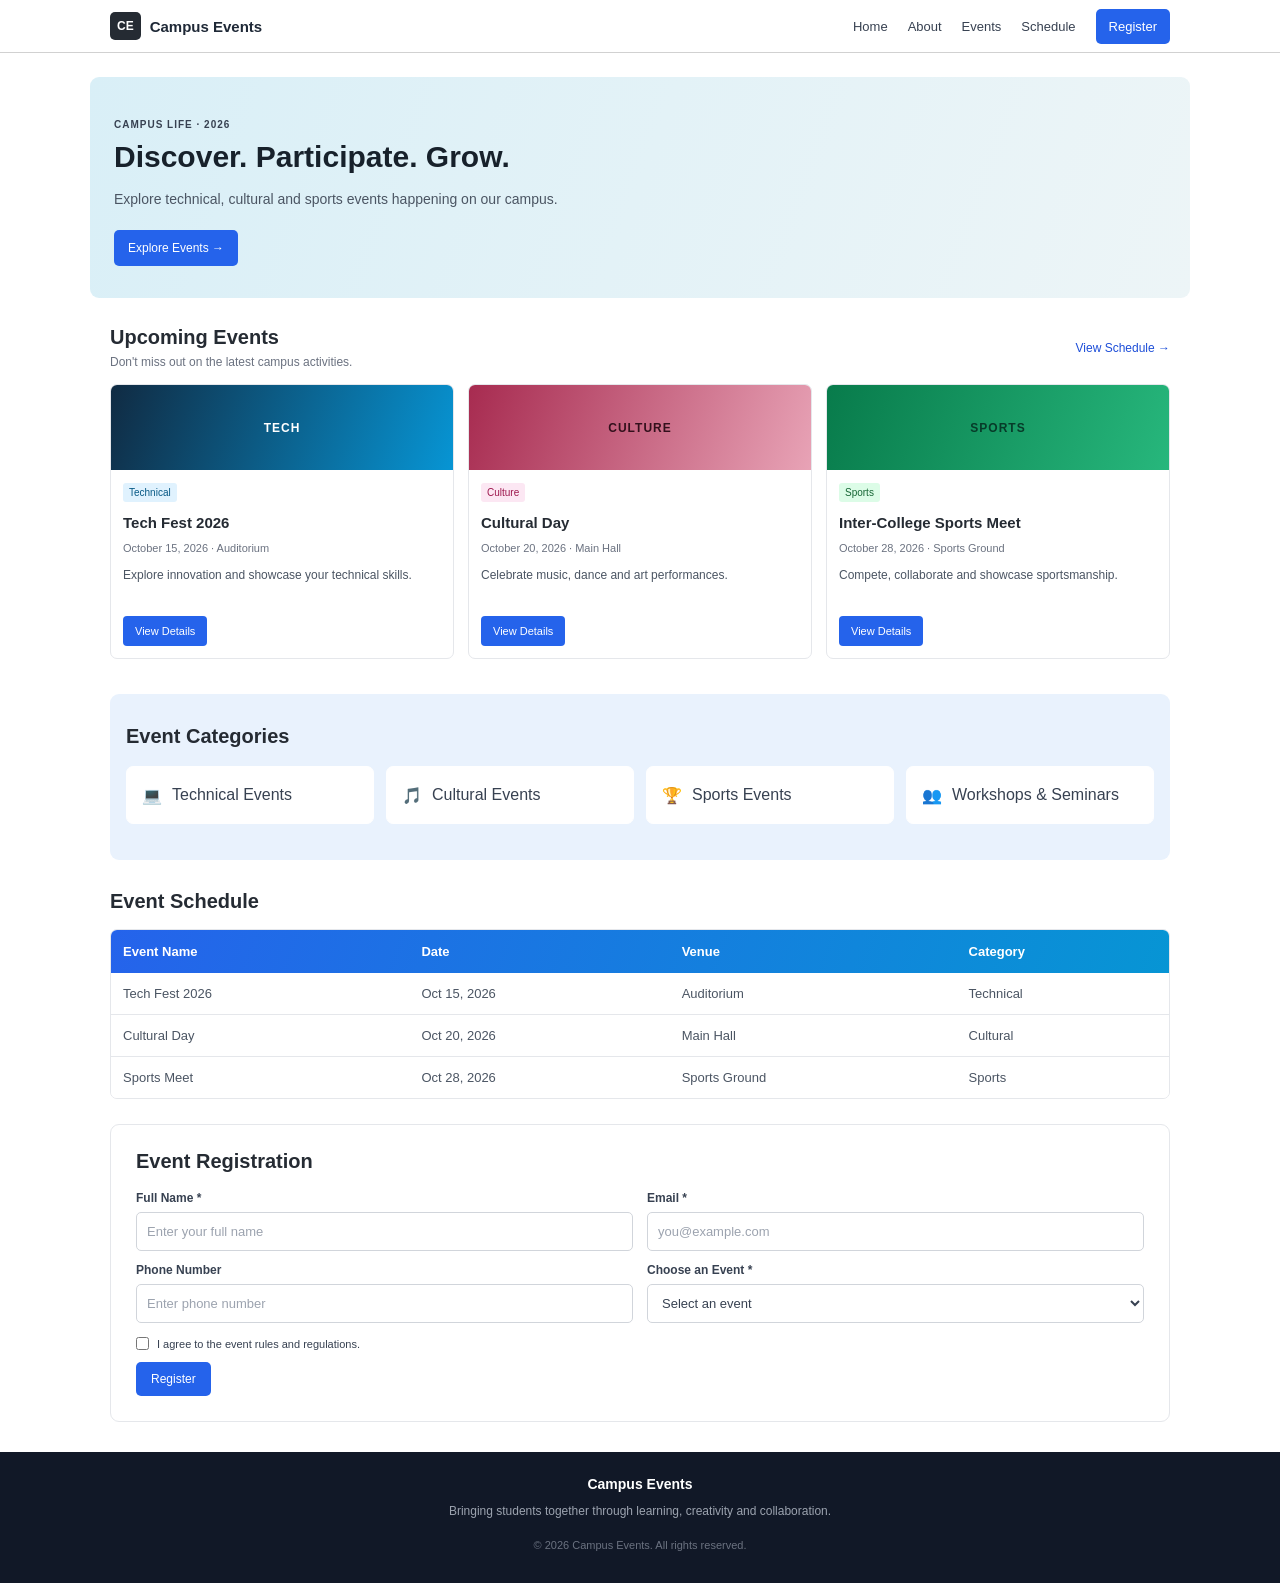
<file: Task-1/practice.html>
<!DOCTYPE html>
<html lang="en">
<head>
    <meta charset="UTF-8">
    <meta name="viewport" content="width=device-width, initial-scale=1.0">

    <title>Campus Events</title>

    <link rel="stylesheet" href="practice.css">
    <link rel="icon" type="image/png" href="graduation-cap.png">
</head>

<body>

    <!-- Navigation Bar -->
    <header>
        <nav class="navbar">

            <div class="logo">
                <span class="logo-box">CE</span>
                <span>Campus Events</span>
            </div>

            <ul class="nav-links">
                <li><a href="#home">Home</a></li>
                <li><a href="#about">About</a></li>
                <li><a href="#events">Events</a></li>
                <li><a href="#schedule">Schedule</a></li>
                <li><a href="#register" class="register-btn">Register</a></li>
            </ul>

        </nav>
    </header>


    <!-- Hero Section -->
    <section class="hero" id="home">

        <p class="subtitle">CAMPUS LIFE · 2026</p>

        <h1>Discover. Participate. Grow.</h1>

        <p class="hero-text">
            Explore technical, cultural and sports events happening on our campus.
        </p>

        <a href="#events" class="primary-btn">Explore Events →</a>

    </section>


    <!-- Main Content -->
    <main class="events-section">

        <!-- Upcoming Events -->
        <section id="events">

            <div class="section-header">

                <div>
                    <h2>Upcoming Events</h2>
                    <p>Don't miss out on the latest campus activities.</p>
                </div>

                <a href="#schedule" class="schedule-link">
                    View Schedule →
                </a>

            </div>


            <!-- Event Cards -->
            <div class="events-container">

                <!-- Technical Event -->
                <div class="event-card">

                    <div class="event-banner tech-banner">
                        <span>TECH</span>
                    </div>

                    <div class="event-content">

                        <span class="event-tag tech-tag">Technical</span>

                        <h3>Tech Fest 2026</h3>

                        <p class="event-info">
                            October 15, 2026 · Auditorium
                        </p>

                        <p class="event-description">
                            Explore innovation and showcase your technical skills.
                        </p>

                        <a href="#register" class="card-btn">View Details</a>

                    </div>
                </div>


                <!-- Cultural Event -->
                <div class="event-card">

                    <div class="event-banner culture-banner">
                        <span>CULTURE</span>
                    </div>

                    <div class="event-content">

                        <span class="event-tag culture-tag">Culture</span>

                        <h3>Cultural Day</h3>

                        <p class="event-info">
                            October 20, 2026 · Main Hall
                        </p>

                        <p class="event-description">
                            Celebrate music, dance and art performances.
                        </p>

                        <a href="#register" class="card-btn">View Details</a>

                    </div>
                </div>


                <!-- Sports Event -->
                <div class="event-card">

                    <div class="event-banner sports-banner">
                        <span>SPORTS</span>
                    </div>

                    <div class="event-content">

                        <span class="event-tag sports-tag">Sports</span>

                        <h3>Inter-College Sports Meet</h3>

                        <p class="event-info">
                            October 28, 2026 · Sports Ground
                        </p>

                        <p class="event-description">
                            Compete, collaborate and showcase sportsmanship.
                        </p>

                        <a href="#register" class="card-btn">View Details</a>

                    </div>
                </div>

            </div>

        </section>

        <!-- Event Categories -->
         <section class="heros">
        <section class="categories-section" id="about">

            <div class="section-header">
                <h2>Event Categories</h2>
            </div>

            <div class="categories-container">

                <div class="category-card">
                    <span>💻</span>
                    <p>Technical Events</p>
                </div>

                <div class="category-card">
                    <span>🎵</span>
                    <p>Cultural Events</p>
                </div>

                <div class="category-card">
                    <span>🏆</span>
                    <p>Sports Events</p>
                </div>

                <div class="category-card">
                    <span>👥</span>
                    <p>Workshops &amp; Seminars</p>
                </div>

            </div>

        </section>
        </section>

        <!-- Event Schedule -->
        <section class="schedule-section" id="schedule">

            <div class="section-header">
                <h2>Event Schedule</h2>
            </div>

            <div class="table-container">

                <table>

                    <thead>
                        <tr>
                            <th>Event Name</th>
                            <th>Date</th>
                            <th>Venue</th>
                            <th>Category</th>
                        </tr>
                    </thead>

                    <tbody>

                        <tr>
                            <td>Tech Fest 2026</td>
                            <td>Oct 15, 2026</td>
                            <td>Auditorium</td>
                            <td>Technical</td>
                        </tr>

                        <tr>
                            <td>Cultural Day</td>
                            <td>Oct 20, 2026</td>
                            <td>Main Hall</td>
                            <td>Cultural</td>
                        </tr>

                        <tr>
                            <td>Sports Meet</td>
                            <td>Oct 28, 2026</td>
                            <td>Sports Ground</td>
                            <td>Sports</td>
                        </tr>

                    </tbody>

                </table>

            </div>

        </section>


        <!-- Event Registration -->
        <section class="register-section" id="register">

            <div class="section-header">
                <h2>Event Registration</h2>
            </div>

            <form class="registration-form" action="#" method="get">

                <div class="form-group">

                    <label for="fullname">Full Name *</label>

                    <input
                        type="text"
                        id="fullname"
                        name="fullname"
                        placeholder="Enter your full name"
                        autocomplete="name"
                        required
                    >

                </div>


                <div class="form-group">

                    <label for="email">Email *</label>

                    <input
                        type="email"
                        id="email"
                        name="email"
                        placeholder="you@example.com"
                        autocomplete="email"
                        required
                    >

                </div>


                <div class="form-group">

                    <label for="phone">Phone Number</label>

                    <input
                        type="tel"
                        id="phone"
                        name="phone"
                        placeholder="Enter phone number"
                        autocomplete="tel"
                    >

                </div>


                <div class="form-group">

                    <label for="event">Choose an Event *</label>

                    <select id="event" name="event" required>

                        <option value="" selected disabled>
                            Select an event
                        </option>

                        <option value="tech-fest">
                            Tech Fest 2026
                        </option>

                        <option value="cultural-day">
                            Cultural Day
                        </option>

                        <option value="sports-meet">
                            Sports Meet
                        </option>

                    </select>

                </div>


                <!-- Terms and Conditions -->
                <div class="checkbox-group">

                    <input
                        type="checkbox"
                        id="agreement"
                        name="agreement"
                        required
                    >

                    <label for="agreement">
                        I agree to the event rules and regulations.
                    </label>

                </div>


                <!-- Register Button -->
                <div class="form-button">

                    <button type="submit">Register</button>

                </div>

            </form>

        </section>

    </main>


    <!-- Footer -->
    <footer>

        <h3>Campus Events</h3>

        <p>
            Bringing students together through learning, creativity and collaboration.
        </p>

        <p class="copyright">
            &copy; 2026 Campus Events. All rights reserved.
        </p>

    </footer>

</body>
</html>
</file>
<file: Task-1/practice.css>
/* =================================
   GENERAL STYLES
================================= */

* {
    box-sizing: border-box;
}

html {
    scroll-behavior: smooth;
}

body {
    margin: 0;
    font-family: Arial, Helvetica, sans-serif;
    background-color: #ffffff;
    color: #1f2937;
}

section {
    scroll-margin-top: 20px;
}

a {
    transition: color 0.2s ease, background-color 0.2s ease;
}


header {
    background-color: #ffffff;
    border-bottom: 1px solid #d1d1d1;
    position: sticky;
    top: 0;
    z-index: 1;
}

.navbar {
    max-width: 1100px;
    margin: auto;
    padding: 12px 20px;

    display: flex;
    justify-content: space-between;
    align-items: center;
}

.logo {
    display: flex;
    align-items: center;
    gap: 9px;

    font-size: 15px;
    font-weight: bold;
}

.logo-box {
    background-color: #252b33;
    color: white;

    padding: 7px;
    border-radius: 5px;

    font-size: 12px;
}

.nav-links {
    display: flex;
    align-items: center;
    gap: 20px;

    list-style: none;
    margin: 0;
    padding: 0;
}

.nav-links a {
    text-decoration: none;
    color: #374151;
    font-size: 13px;
}

.nav-links a:hover {
    color: #2563eb;
}

.nav-links .register-btn {
    background-color: #2563eb;
    color: white;

    padding: 10px 13px;
    border-radius: 5px;
}

.nav-links .register-btn:hover {
    background-color: #1d4ed8;
}


/* =================================
   HERO SECTION
================================= */

.hero {
    max-width: 1100px;
    margin: 24px auto 0;
    padding: 32px 24px;

    background: linear-gradient(
        110deg,
        #d9eff7,
        #edf5f7
    );

    border-radius: 9px;
}

.heros {
    max-width: 1100px;
    margin: 24px auto 0;
    padding: 1px 16px;
    border-radius: 9px;

    background: #e9f2fd;
}

.subtitle {
    font-size: 10px;
    font-weight: bold;
    letter-spacing: 1px;
    color: #374151;
}

.hero h1 {
    font-size: 30px;
    margin: 10px 0;
    color: #17212b;
}

.hero-text {
    font-size: 14px;
    color: #4b5563;
    margin-bottom: 20px;
    line-height: 1.6;
}

.primary-btn {
    display: inline-block;

    background-color: #2563eb;
    color: white;

    padding: 11px 14px;
    border-radius: 5px;

    font-size: 12px;
    text-decoration: none;
}

.primary-btn:hover {
    background-color: #1d4ed8;
}


/* =================================
   MAIN CONTENT
================================= */

.events-section {
    max-width: 1100px;
    margin: 28px auto;
    padding: 0 20px;
}

.section-header {
    display: flex;
    justify-content: space-between;
    align-items: center;

    margin-bottom: 15px;
}

.section-header h2 {
    font-size: 20px;
    margin: 0 0 6px;
    color: #252b33;
}

.section-header p {
    font-size: 12px;
    color: #6b7280;
    margin: 0;
}

.schedule-link {
    color: #1d4ed8;
    text-decoration: none;
    font-size: 12px;
}

.schedule-link:hover {
    text-decoration: underline;
}


/* =================================
   UPCOMING EVENT CARDS
================================= */

#events {
    margin-bottom: 35px;
}

.events-container {
    display: grid;
    grid-template-columns: repeat(3, minmax(0, 1fr));
    gap: 14px;
}

.event-card {
    background-color: white;
    border: 1px solid #e5e7eb;
    border-radius: 7px;
    overflow: hidden;

    transition: transform 0.2s, box-shadow 0.2s;
}

.event-card:hover {
    transform: translateY(-4px);

    box-shadow: 0 5px 15px rgba(0, 0, 0, 0.08);
}

.event-banner {
    height: 85px;

    display: flex;
    justify-content: center;
    align-items: center;

    font-size: 12px;
    font-weight: bold;
    letter-spacing: 1px;
}

.tech-banner {
    background: linear-gradient(
        110deg,
        #102b43,
        #0795d4
    );

    color: white;
}

.culture-banner {
    background: linear-gradient(
        110deg,
        #a72b50,
        #e8a3b6
    );

    color: #33101c;
}

.sports-banner {
    background: linear-gradient(
        110deg,
        #087b4b,
        #27b77c
    );

    color: #073b29;
}

.event-content {
    padding: 12px;
}

.event-tag {
    display: inline-block;

    font-size: 10px;
    padding: 4px 6px;
    border-radius: 3px;

    margin-bottom: 7px;
}

.tech-tag {
    background-color: #e0f2fe;
    color: #075985;
}

.culture-tag {
    background-color: #fce7f3;
    color: #9d174d;
}

.sports-tag {
    background-color: #dcfce7;
    color: #166534;
}

.event-content h3 {
    font-size: 15px;
    margin: 5px 0 10px;
    color: #252b33;
}

.event-info {
    font-size: 11px;
    color: #6b7280;
    margin-bottom: 10px;
}

.event-description {
    font-size: 12px;
    line-height: 1.6;
    color: #4b5563;

    min-height: 38px;
}

.card-btn {
    display: inline-block;

    background-color: #2563eb;
    color: white;

    padding: 9px 12px;
    border-radius: 4px;

    font-size: 11px;
    text-decoration: none;
}

.card-btn:hover {
    background-color: #1d4ed8;
}


/* =================================
   EVENT CATEGORIES
================================= */

.categories-section {
    margin-top: 30px;
    margin-bottom: 35px;
}

.categories-section .section-header {
    margin-bottom: 12px;
}

.categories-container {
    display: grid;
    grid-template-columns: repeat(4, minmax(0, 1fr));
    gap: 12px;
}

.category-card {
    min-height: 58px;
    padding: 15px;

    display: flex;
    align-items: center;
    gap: 10px;

    background-color: #ffffff;
    border: 1px solid #ffffff;
    border-radius: 7px;

    transition: background-color 0.2s, transform 0.2s;
}



.category-card span {
    font-size: 16px;
}

.category-card p {
    margin: 0;

    font-size: 16px;
    color: #374151;
}


/* =================================
   EVENT SCHEDULE TABLE
================================= */

.schedule-section {
    margin-top: 30px;
    margin-bottom: 25px;
}

.schedule-section .section-header {
    margin-bottom: 10px;
}

.table-container {
    width: 100%;
    overflow-x: auto;

    border: 1px solid #e5e7eb;
    border-radius: 7px;
}

table {
    width: 100%;
    border-collapse: collapse;
    background-color: #ffffff;

    font-size: 13px;
    text-align: left;
}

thead {
    background: linear-gradient(
        110deg,
         #2563eb,
        #0795d4
    );

    color: white;
}

th {
    padding: 14px 12px;
    font-weight: bold;
    white-space: nowrap;
}

td {
    padding: 13px 12px;
    border-bottom: 1px solid #e5e7eb;
    color: #4b5563;
}

tbody tr {
    transition: background-color 0.2s;
}

tbody tr:hover {
    background-color: #f3f7fc;
}

tbody tr:last-child td {
    border-bottom: none;
}


/* =================================
   EVENT REGISTRATION FORM
================================= */

.register-section {
    margin-top: 25px;
    margin-bottom: 30px;

    padding: 25px;
    background-color: #ffffff;

    border: 1px solid #e5e7eb;
    border-radius: 9px;
}

.register-section .section-header {
    margin-bottom: 12px;
}

.registration-form {
    display: grid;
    grid-template-columns: repeat(2, minmax(0, 1fr));
    column-gap: 14px;
    row-gap: 12px;
}

.form-group {
    display: flex;
    flex-direction: column;
    gap: 7px;
}

.form-group label {
    font-size: 12px;
    font-weight: 600;
    color: #374151;
}

.form-group input,
.form-group select {
    width: 100%;
    height: 39px;

    padding: 10px;

    font-family: Arial, Helvetica, sans-serif;
    font-size: 13px;
    color: #374151;

    background-color: #ffffff;
    border: 1px solid #d1d5db;
    border-radius: 5px;

    outline: none;

    transition: border-color 0.2s, box-shadow 0.2s;
}

.form-group input::placeholder {
    color: #9ca3af;
}

.form-group input:focus,
.form-group select:focus {
    border-color: #2563eb;

    box-shadow: 0 0 0 2px rgba(37, 99, 235, 0.12);
}


/* Checkbox */

.checkbox-group {
    grid-column: 1 / -1;

    display: flex;
    align-items: center;
    gap: 8px;

    margin-top: 2px;
}

.checkbox-group input {
    width: 13px;
    height: 13px;

    margin: 0;
    cursor: pointer;
}

.checkbox-group label {
    font-size: 11px;
    color: #374151;
    cursor: pointer;
}


/* Register Button */

.form-button {
    grid-column: 1 / -1;
}

.form-button button {
    background-color: #2563eb;
    color: #ffffff;

    padding: 10px 15px;

    font-family: Arial, Helvetica, sans-serif;
    font-size: 12px;

    border: none;
    border-radius: 5px;

    cursor: pointer;

    transition: background-color 0.2s;
}

.form-button button:hover {
    background-color: #1d4ed8;
}


/* =================================
   FOOTER
================================= */

footer {
    background-color: #111827;
    color: #ffffff;

    padding: 24px 20px;
    text-align: center;
}

footer h3 {
    margin: 0 0 10px;
    font-size: 14px;
}

footer p {
    margin: 5px 0;
    font-size: 12px;
    line-height: 1.6;
    color: #9ca3af;
}

footer .copyright {
    margin-top: 15px;
    font-size: 11px;
    color: #6b7280;
}


/* =================================
   TABLET RESPONSIVE DESIGN
================================= */

@media (max-width: 768px) {

    .navbar {
        flex-direction: column;
        gap: 15px;
    }

    .nav-links {
        flex-wrap: wrap;
        justify-content: center;
        gap: 15px;
    }

    .hero {
        margin: 15px;
        padding: 25px 18px;
    }

    .hero h1 {
        font-size: 25px;
    }

    .events-section {
        margin-top: 25px;
        padding: 0 15px;
    }

    .events-container {
        grid-template-columns: repeat(2, minmax(0, 1fr));
    }

    .categories-container {
        grid-template-columns: repeat(2, minmax(0, 1fr));
    }

    .register-section {
        padding: 20px;
    }

    .section-header {
        align-items: flex-start;
        gap: 12px;
    }

}


/* =================================
   MOBILE RESPONSIVE DESIGN
================================= */

@media (max-width: 480px) {

    .nav-links {
        gap: 12px;
    }

    .nav-links a {
        font-size: 12px;
    }

    .hero h1 {
        font-size: 23px;
    }

    .events-container {
        grid-template-columns: 1fr;
    }

    .categories-container {
        grid-template-columns: 1fr;
    }

    .event-banner {
        height: 100px;
    }

    .section-header {
        flex-direction: column;
    }

    .registration-form {
        grid-template-columns: 1fr;
    }

    .form-group,
    .checkbox-group,
    .form-button {
        grid-column: 1;
    }

    .register-section {
        padding: 16px;
    }

    table {
        min-width: 550px;
    }

}
</file>
